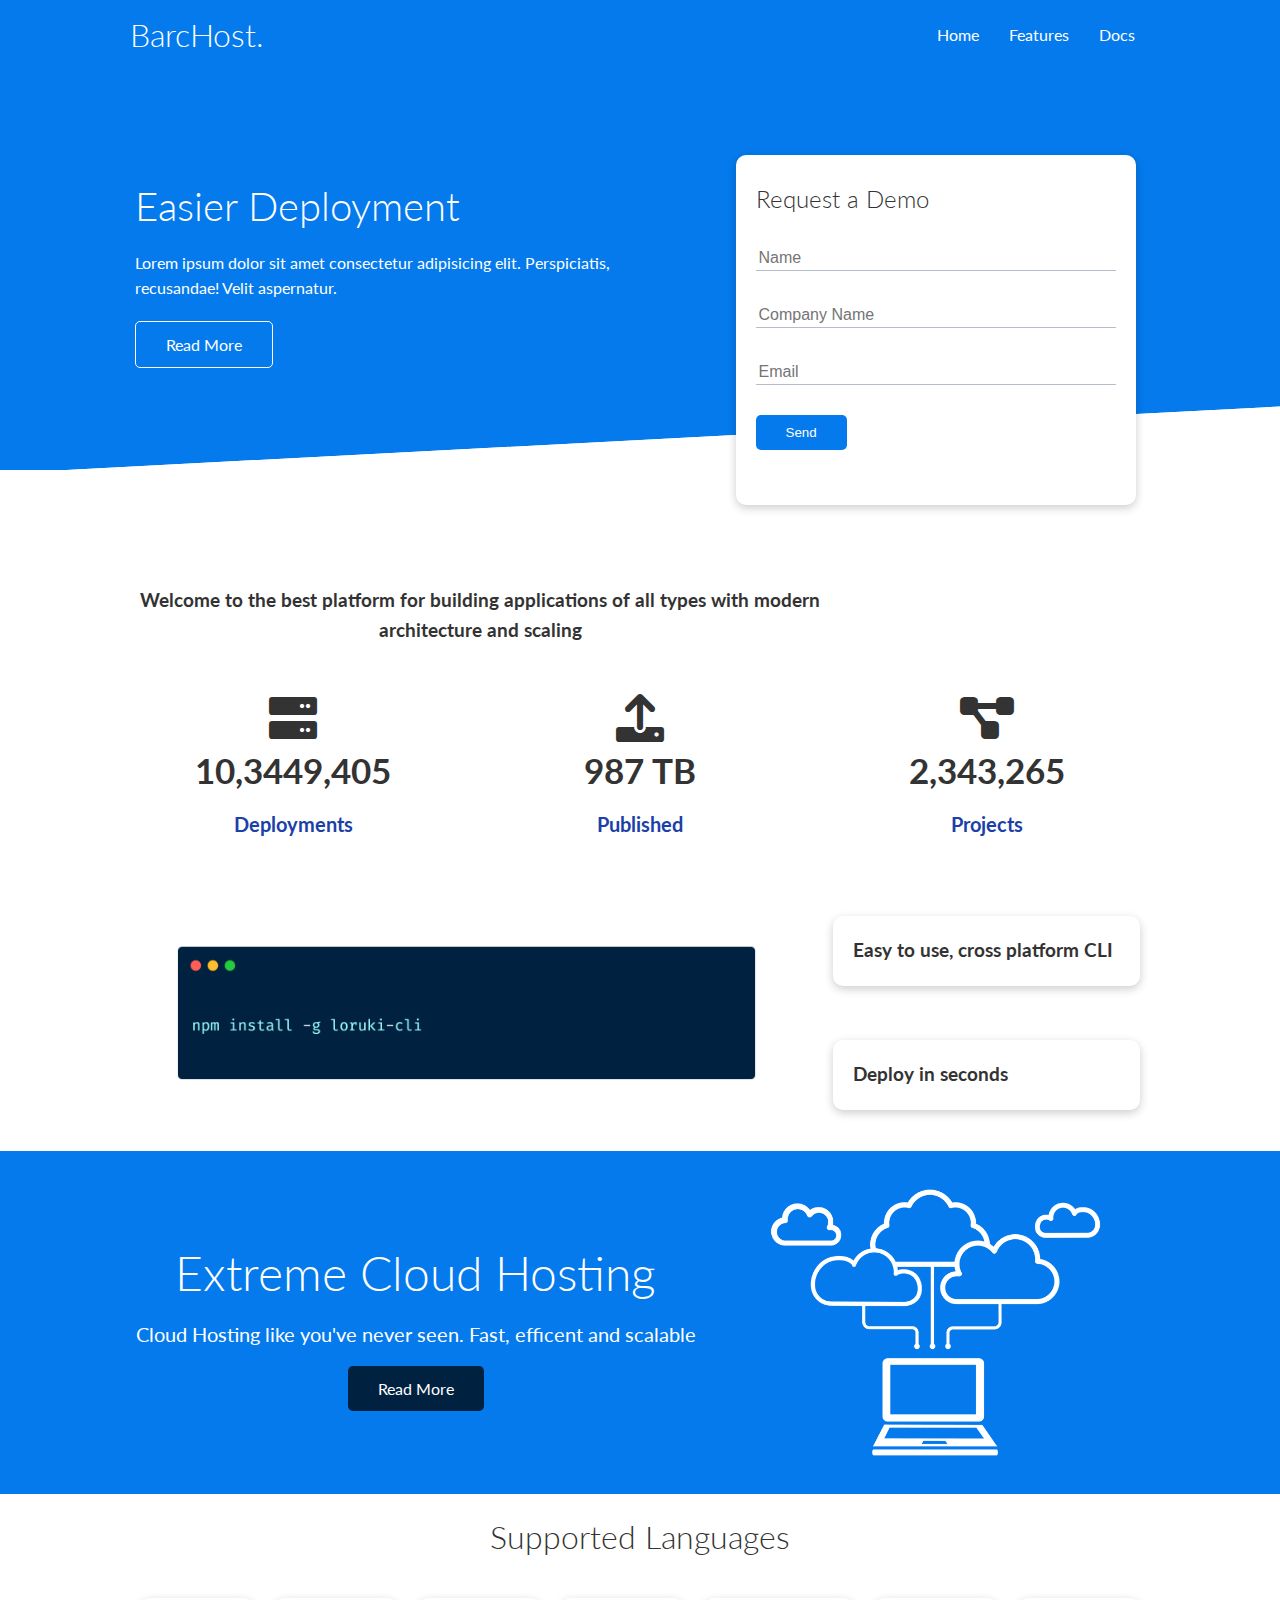
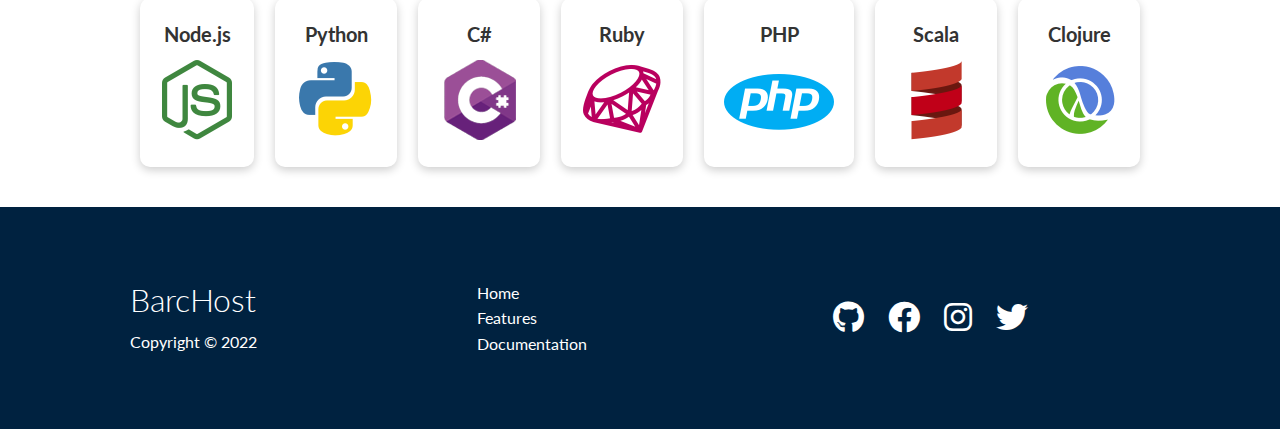
<file: index.html>
<!DOCTYPE html>
<html lang="en">
<head>
    <meta charset="UTF-8">
    <meta http-equiv="X-UA-Compatible" content="IE=edge">
    <meta name="viewport" content="width=device-width, initial-scale=1.0">
    <link rel="stylesheet" href="https://cdnjs.cloudflare.com/ajax/libs/font-awesome/6.0.0/css/all.min.css" integrity="sha512-9usAa10IRO0HhonpyAIVpjrylPvoDwiPUiKdWk5t3PyolY1cOd4DSE0Ga+ri4AuTroPR5aQvXU9xC6qOPnzFeg==" crossorigin="anonymous" referrerpolicy="no-referrer" />
    <link rel="stylesheet" href="css/style.css">
    <link rel="stylesheet" href="css/utilities.css">
    <title>BarcHost|Cloud Hosting For Everyone!</title>
</head>
<body>
    <!--Navbar-->
    <div class="navbar">
        <div class="container flex">
            <h1 class="logo">BarcHost.</h1>
            <nav>
                <ul>
                    <li><a href="index.html">Home</a></li>
                    <li><a href="features.html">Features</a></li>
                    <li><a href="docs.html">Docs</a></li>
                </ul>
            </nav>
        </div>
    </div>


    <!-- Showcase-->

    <section class="showcase">
    <div class="container grid">
        <div class="showcase-text">
            <h1>Easier Deployment</h1>
            <p>Lorem ipsum dolor sit amet consectetur adipisicing elit. Perspiciatis, recusandae! Velit aspernatur.</p>
            <a href="features.html" class="btn btn-outline">Read More</a>
        </div>
        <div class="showcase-form card">
            <h2>Request a Demo</h2>
            <form>
                <div class="form-control">
                    <input type="text" name="name" placeholder="Name" required>
                </div>
                <div class="form-control">
                    <input type="text" name="company" placeholder="Company Name" required>
                <div class="form-control">
                    <input type="text" name="email" placeholder="Email" required>
                </div>
                </div>
                <input type="submit" value="Send" class="btn btn-primary">
            </form>
        </div>



    </div>
    </section>
  <!--Stats-->
  <section class="stats">
      <div class="container">
          <h3 class="stats-heading text-center my-1">
            Welcome to the best platform for building applications of all types with modern architecture and scaling 
          </h3>    
          
          <div class="grid grid-3 text-center my-4">
              <div>
                  <i class="fas fa-server fa-3x"></i>
                  <h3>10,3449,405</h3>
                  <p class="text-secondary">Deployments</p>
              </div>
              <div>
                <i class="fas fa-upload fa-3x"></i>
                <h3>987 TB</h3>
                <p class="text-secondary">Published</p>
              </div>
              <div>
                <i class="fas fa-project-diagram fa-3x"></i>
                <h3>2,343,265</h3>
                <p class="text-secondary">Projects</p>
              </div>
          </div>
      </div>
  </section>
  
<!--Cli-->
<section class="cli">
    <div class="container grid">
        <img src="images/cli.png" alt="">
        <div class="card">
            <h3>Easy to use, cross platform CLI</h3>
        </div>
        <div class="card">
            <h3>Deploy in seconds</h3>
        </div>
    </div>
</section>

<!-- Cloud-->
<section class="cloud bg-primary my-2 py-2">
    <div class="container grid">
        <div class="text-center">
            <h2 class="lg">Extreme Cloud Hosting</h2>
            <p class="lead my-1">Cloud Hosting like you've never seen. Fast, efficent and scalable</p>
            <a href="features.html" class="btn btn-dark">Read More</a>
        </div>
        <img src="images/cloud.png" alt="">
    </div>

</section>

    <!-- Languages -->
    <section class="languages">
        <h2 class="md text-center my-2">
            Supported Languages
        </h2>
        <div class="container flex">
            <div class="card">
                <h4>Node.js</h4>
                <img src="images/logos/node.png" alt="">
            </div>
            <div class="card">
                <h4>Python</h4>
                <img src="images/logos/python.png" alt="">
              </div>
              <div class="card">
                <h4>C#</h4>
                <img src="images/logos/csharp.png" alt="">
              </div>
              <div class="card">
                <h4>Ruby</h4>
                <img src="images/logos/ruby.png" alt="">
              </div>
              <div class="card">
                <h4>PHP</h4>
                <img src="images/logos/php.png" alt="">
              </div>
              <div class="card">
                <h4>Scala</h4>
                <img src="images/logos/scala.png" alt="">
              </div>
              <div class="card">
                <h4>Clojure</h4>
                <img src="images/logos/clojure.png" alt="">
              </div>
              
        </div>
    </section>

    <!-- Footer-->
    
    <footer class="footer bg-dark py-5">
    <div class="container grid grid-3">
        <div>
            <h1>BarcHost

            </h1>
            <p>Copyright &copy; 2022</p>
        </div>
        <nav><ul>
            <li><a href="index.html">Home </a></li>
            <li><a href="features.html">Features </a></li>
            <li><a href="docs.html">Documentation </a></li>
        </ul>
    </nav>
    <div class="social">
                <a href="#"><i class="fab fa-github fa-2x"></i></a>
                <a href="#"><i class="fab fa-facebook fa-2x"></i></a>
                <a href="#"><i class="fab fa-instagram fa-2x"></i></a>
                <a href="#"><i class="fab fa-twitter fa-2x"></i></a>
    </div>
    </div>
</footer>
</body>
</html>
</file>
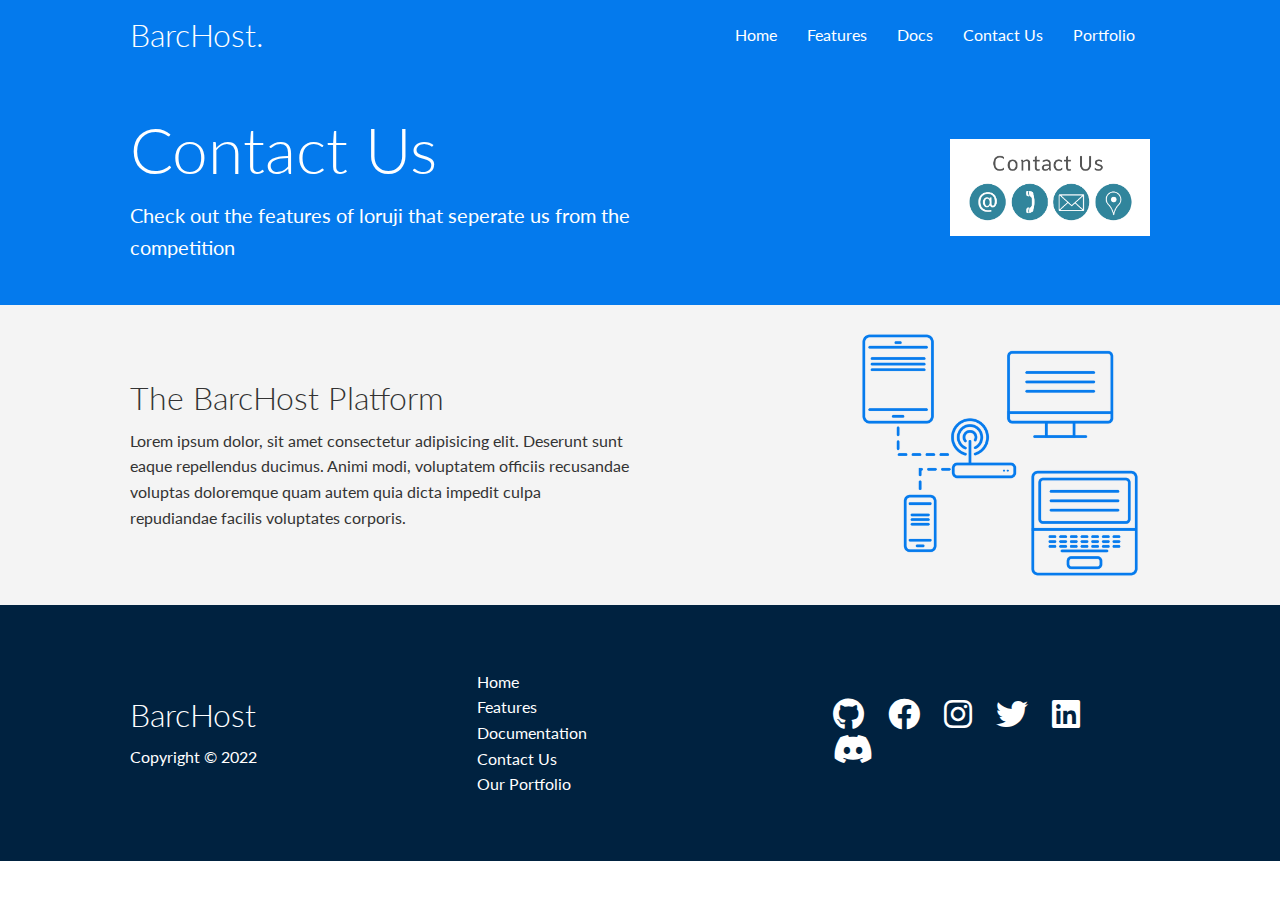
<file: contact.html>
<!DOCTYPE html>
<html lang="en">
<head>
    <meta charset="UTF-8">
    <meta http-equiv="X-UA-Compatible" content="IE=edge">
    <meta name="viewport" content="width=device-width, initial-scale=1.0">
    <link rel="stylesheet" href="https://cdnjs.cloudflare.com/ajax/libs/font-awesome/6.0.0/css/all.min.css" integrity="sha512-9usAa10IRO0HhonpyAIVpjrylPvoDwiPUiKdWk5t3PyolY1cOd4DSE0Ga+ri4AuTroPR5aQvXU9xC6qOPnzFeg==" crossorigin="anonymous" referrerpolicy="no-referrer" />
    <link rel="stylesheet" href="css/style.css">
    <link rel="stylesheet" href="css/utilities.css">
    <title>BarcHost|Cloud Hosting For Everyone!</title>
</head>
<body>
    <!--Navbar-->
    <div class="navbar">
        <div class="container flex">
            <h1 class="logo">BarcHost.</h1>
            <nav>
                <ul>
                    <li><a href="index.html">Home</a></li>
                    <li><a href="features.html">Features</a></li>
                    <li><a href="docs.html">Docs</a></li>
                    <li><a href="Contact.html">Contact Us</a></li>
                    <li><a href="portfolio.html">Portfolio</a></li>
                </ul>
            </nav>
        </div>
    </div>

    <!--Main-->
    <section class="features-head bg-primary py-3">
        <div class="container grid">
            <div>
                <h1 class="xl">Contact Us</h1>
                <p class="lead">
                    Check out the features of loruji that seperate us from the competition
                </p>
            </div>
            <img src="images/contact.png" alt="">
        </div>
    </section>

    <section class="features-sub-head bg-light py3">
        <div class="container grid">
            <div>
                <h1 class="md">The BarcHost Platform</h1>
                <p>
                Lorem ipsum dolor, sit amet consectetur adipisicing elit. Deserunt sunt eaque repellendus ducimus. Animi modi, voluptatem officiis recusandae voluptas doloremque quam autem quia dicta impedit culpa repudiandae facilis voluptates corporis.  
                </p>
            </div>
            <img src="images/server2.png" alt="">
        </div>
    </section>

    <!-- Footer-->
    
    <footer class="footer bg-dark py-5">
        <div class="container grid grid-3">
            <div>
                <h1>BarcHost
    
                </h1>
                <p>Copyright &copy; 2022</p>
            </div>
            <nav><ul>
                <li><a href="index.html">Home </a></li>
                <li><a href="features.html">Features </a></li>
                <li><a href="docs.html">Documentation </a></li>
                <li><a href="contact.html">Contact Us </a></li>
                <li><a href="portfolio.html">Our Portfolio </a></li>
            </ul>
        </nav>
        <div class="social">
                    <a href="#"><i class="fab fa-github fa-2x"></i></a>
                    <a href="#"><i class="fab fa-facebook fa-2x"></i></a>
                    <a href="#"><i class="fab fa-instagram fa-2x"></i></a>
                    <a href="#"><i class="fab fa-twitter fa-2x"></i></a>
                    <a href="#"><i class="fab fa-linkedin fa-2x"></i></a>
                    <a href="#"><i class="fab fa-discord fa-2x"></i></a>
    
        </div>
        </div>
    </footer>
    </body>
    </html>
</file>
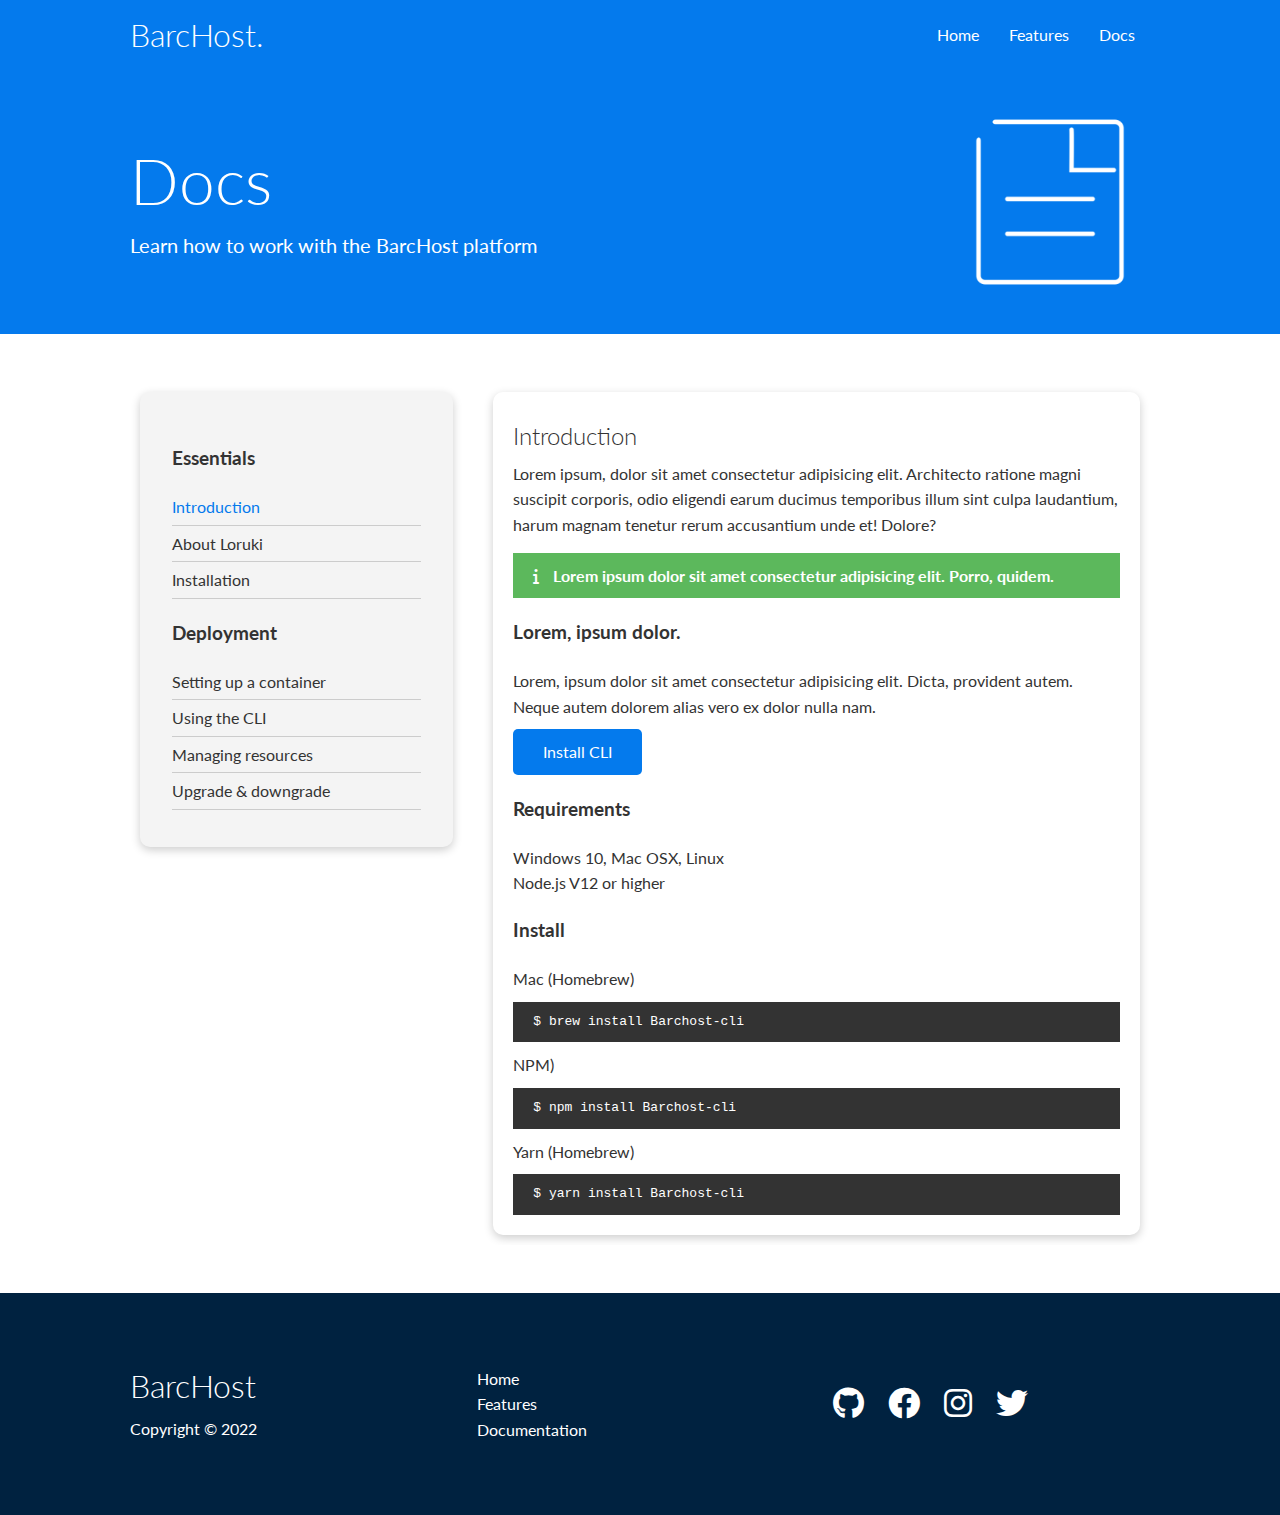
<file: docs.html>
<!DOCTYPE html>
<html lang="en">
<head>
    <meta charset="UTF-8">
    <meta http-equiv="X-UA-Compatible" content="IE=edge">
    <meta name="viewport" content="width=device-width, initial-scale=1.0">
    <link rel="stylesheet" href="https://cdnjs.cloudflare.com/ajax/libs/font-awesome/6.0.0/css/all.min.css" integrity="sha512-9usAa10IRO0HhonpyAIVpjrylPvoDwiPUiKdWk5t3PyolY1cOd4DSE0Ga+ri4AuTroPR5aQvXU9xC6qOPnzFeg==" crossorigin="anonymous" referrerpolicy="no-referrer" />
    <link rel="stylesheet" href="css/style.css">
    <link rel="stylesheet" href="css/utilities.css">
    <title>BarcHost|Cloud Hosting For Everyone!</title>
</head>
<body>
    <!--Navbar-->
    <div class="navbar">
        <div class="container flex">
            <h1 class="logo">BarcHost.</h1>
            <nav>
                <ul>
                    <li><a href="index.html">Home</a></li>
                    <li><a href="features.html">Features</a></li>
                    <li><a href="docs.html">Docs</a></li>
                </ul>
            </nav>
        </div>
    </div>

    <!--Head-->
    <section class="docs-head bg-primary py-3">
        <div class="container grid">
            <div>
                <h1 class="xl">Docs</h1>
                <p class="lead">
                    Learn how to work with the BarcHost platform 
                </p>
            </div>
            <img src="images/docs.png" alt="">
        </div>
    </section>

 
    <!-- Docs main -->
    <section class="docs-main my-4">
        <div class="container grid">
            <div class="card bg-light p-3">
                <h3 class="my-2">Essentials</h3>
                <nav>
                    <ul>
                        <li><a class="text-primary" href="#">Introduction</a></li>
                        <li><a href="#">About Loruki</a></li>
                        <li><a href="#">Installation</a></li>
                    </ul>
                </nav>

                <h3 class="my-2">Deployment</h3>
                <nav>
                    <ul>
                        <li><a href="#">Setting up a container</a></li>
							<li><a href="#">Using the CLI</a></li>
							<li><a href="#">Managing resources</a></li>
							<li><a href="#">Upgrade & downgrade</a></li>
                    </ul>
                </nav>

        </div>
        <div class="card">
            <h2>Introduction</h2>
            <p>Lorem ipsum, dolor sit amet consectetur adipisicing elit. Architecto ratione magni suscipit corporis, odio eligendi earum ducimus temporibus illum sint culpa laudantium, harum magnam tenetur rerum accusantium unde et! Dolore?</p>

            <div class="alert alert-success">
                <i class="fas fa-info"></i> Lorem ipsum dolor sit amet consectetur adipisicing elit. Porro, quidem.
            </div>

            <h3>Lorem, ipsum dolor.</h3>
            <p>Lorem, ipsum dolor sit amet consectetur adipisicing elit. Dicta, provident autem. Neque autem dolorem alias vero ex dolor nulla nam.</p>
            <a href="#" class="btn btn-primary">Install CLI</a>

            <h3>Requirements</h3>
            <ul>
                <li>Windows 10, Mac OSX, Linux</li>
                <li>Node.js V12 or higher</li>
            </ul>

            <h3>Install</h3>
            <p>Mac (Homebrew)</p>
            <pre><code>$ brew install Barchost-cli</code></pre>
            <p>NPM)</p>
            <pre><code>$ npm install Barchost-cli</code></pre>
            <p>Yarn (Homebrew)</p>
            <pre><code>$ yarn install Barchost-cli</code></pre>
            
        </div>
    </div>
    </section>


    <!-- Footer-->
    
    <footer class="footer bg-dark py-5">
    <div class="container grid grid-3">
        <div>
            <h1>BarcHost

            </h1>
            <p>Copyright &copy; 2022</p>
        </div>
        <nav><ul>
            <li><a href="index.html">Home </a></li>
            <li><a href="features.html">Features </a></li>
            <li><a href="docs.html">Documentation </a></li>
        </ul>
    </nav>
    <div class="social">
                <a href="#"><i class="fab fa-github fa-2x"></i></a>
                <a href="#"><i class="fab fa-facebook fa-2x"></i></a>
                <a href="#"><i class="fab fa-instagram fa-2x"></i></a>
                <a href="#"><i class="fab fa-twitter fa-2x"></i></a>
    </div>
    </div>
</footer>
</body>
</html>
</file>
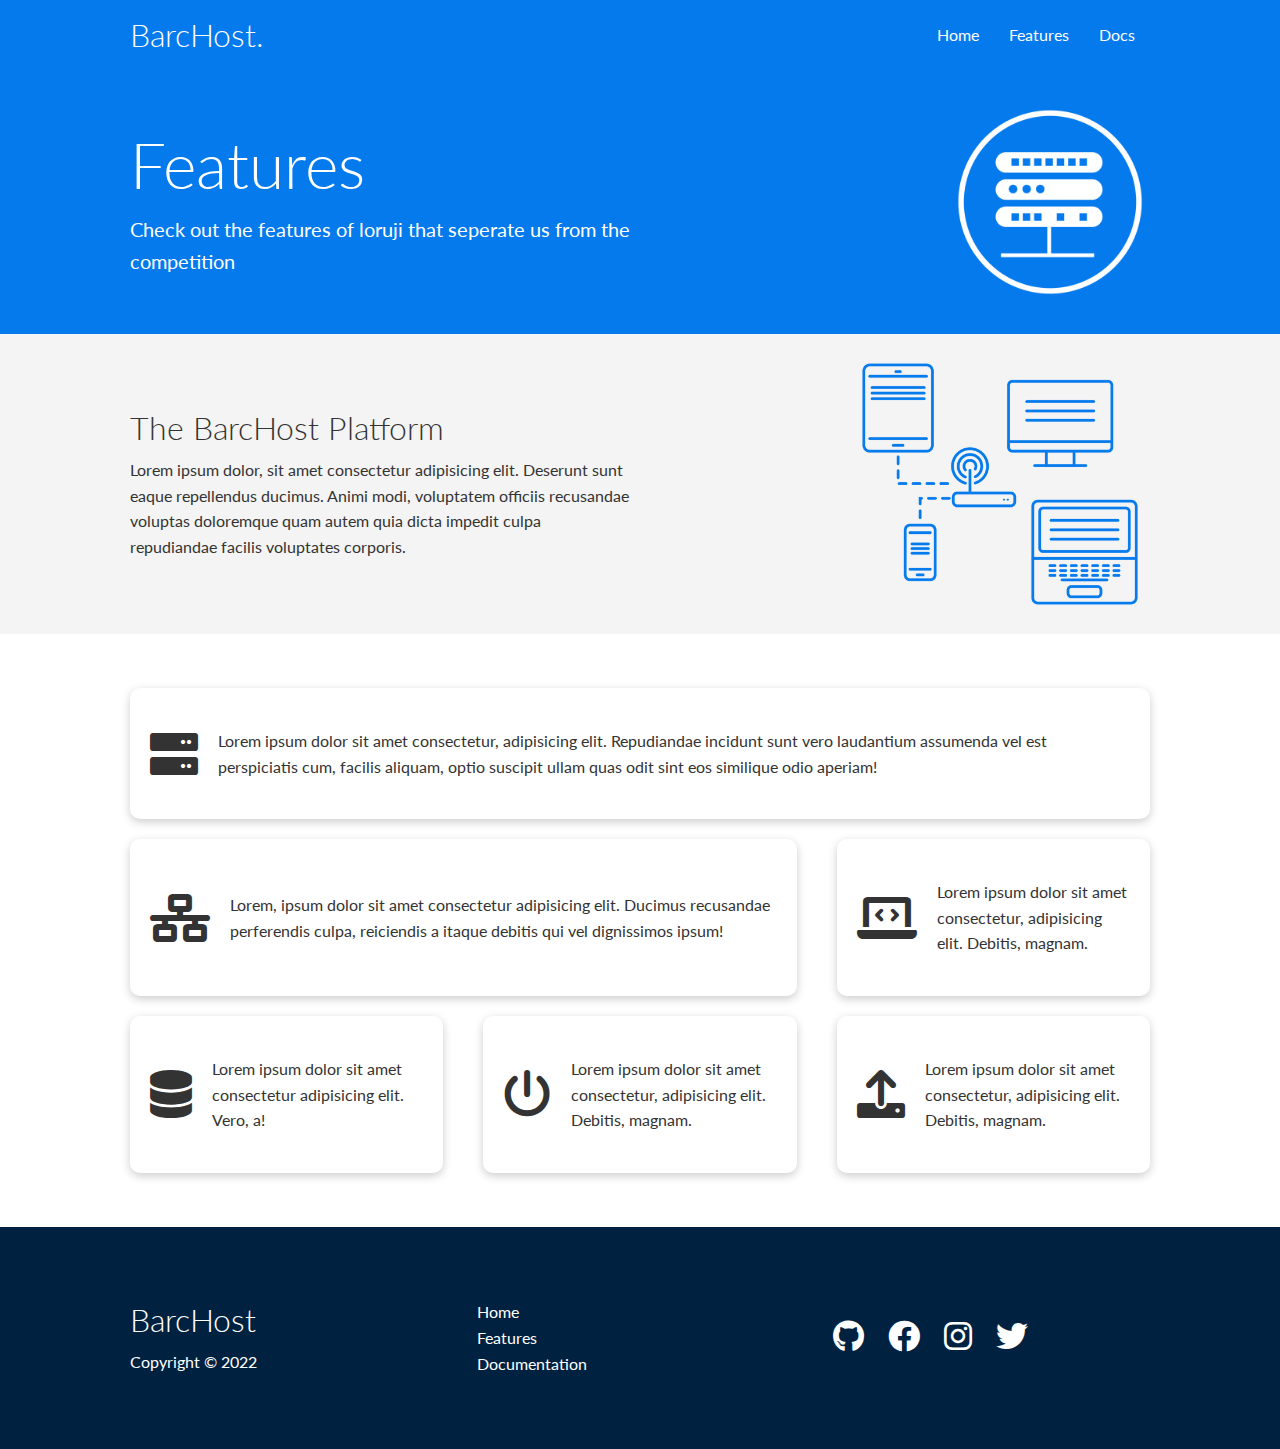
<file: features.html>
<!DOCTYPE html>
<html lang="en">
<head>
    <meta charset="UTF-8">
    <meta http-equiv="X-UA-Compatible" content="IE=edge">
    <meta name="viewport" content="width=device-width, initial-scale=1.0">
    <link rel="stylesheet" href="https://cdnjs.cloudflare.com/ajax/libs/font-awesome/6.0.0/css/all.min.css" integrity="sha512-9usAa10IRO0HhonpyAIVpjrylPvoDwiPUiKdWk5t3PyolY1cOd4DSE0Ga+ri4AuTroPR5aQvXU9xC6qOPnzFeg==" crossorigin="anonymous" referrerpolicy="no-referrer" />
    <link rel="stylesheet" href="css/style.css">
    <link rel="stylesheet" href="css/utilities.css">
    <title>BarcHost|Cloud Hosting For Everyone!</title>
</head>
<body>
    <!--Navbar-->
    <div class="navbar">
        <div class="container flex">
            <h1 class="logo">BarcHost.</h1>
            <nav>
                <ul>
                    <li><a href="index.html">Home</a></li>
                    <li><a href="features.html">Features</a></li>
                    <li><a href="docs.html">Docs</a></li>
                </ul>
            </nav>
        </div>
    </div>

    <!--Head-->
    <section class="features-head bg-primary py-3">
        <div class="container grid">
            <div>
                <h1 class="xl">Features</h1>
                <p class="lead">
                    Check out the features of loruji that seperate us from the competition
                </p>
            </div>
            <img src="images/server.png" alt="">
        </div>
    </section>

    <!--Subhead-->
    <section class="features-sub-head bg-light py3">
        <div class="container grid">
            <div>
                <h1 class="md">The BarcHost Platform</h1>
                <p>
                Lorem ipsum dolor, sit amet consectetur adipisicing elit. Deserunt sunt eaque repellendus ducimus. Animi modi, voluptatem officiis recusandae voluptas doloremque quam autem quia dicta impedit culpa repudiandae facilis voluptates corporis.  
                </p>
            </div>
            <img src="images/server2.png" alt="">
        </div>
    </section>

    <section class="features-main my-2">
        <div class="container grid grid-3">
            <div class="card flex">
                <i class="fas fa-server fa-3x"></i>
                    <p>Lorem ipsum dolor sit amet consectetur, adipisicing elit. Repudiandae incidunt sunt vero laudantium assumenda vel est perspiciatis cum, facilis aliquam, optio suscipit ullam quas odit sint eos similique odio aperiam!</p>
                
            </div>
            <div class="card flex">
                <i class="fas fa-network-wired fa-3x"></i>
                <p>
                    Lorem, ipsum dolor sit amet consectetur adipisicing elit. Ducimus
                    recusandae perferendis culpa, reiciendis a itaque debitis qui vel
                    dignissimos ipsum!
                </p>
            </div>
            <div class="card flex">
                <i class="fas fa-laptop-code fa-3x"></i>
                <p>
                    Lorem ipsum dolor sit amet consectetur, adipisicing elit. Debitis,
                    magnam.
                </p>
            </div>
            <div class="card flex">
                <i class="fas fa-database fa-3x"></i>
                <p>
                    Lorem ipsum dolor sit amet consectetur adipisicing elit. Vero, a!
                </p>
            </div>
            <div class="card flex">
                <i class="fas fa-power-off fa-3x"></i>
                <p>
                    Lorem ipsum dolor sit amet consectetur, adipisicing elit. Debitis,
                    magnam.
                </p>
            </div>
            <div class="card flex">
                <i class="fas fa-upload fa-3x"></i>
                <p>
                    Lorem ipsum dolor sit amet consectetur, adipisicing elit. Debitis,
                    magnam.
                </p>
    </section>

    <!-- Footer-->
    
    <footer class="footer bg-dark py-5">
    <div class="container grid grid-3">
        <div>
            <h1>BarcHost

            </h1>
            <p>Copyright &copy; 2022</p>
        </div>
        <nav><ul>
            <li><a href="index.html">Home </a></li>
            <li><a href="features.html">Features </a></li>
            <li><a href="docs.html">Documentation </a></li>
        </ul>
    </nav>
    <div class="social">
                <a href="#"><i class="fab fa-github fa-2x"></i></a>
                <a href="#"><i class="fab fa-facebook fa-2x"></i></a>
                <a href="#"><i class="fab fa-instagram fa-2x"></i></a>
                <a href="#"><i class="fab fa-twitter fa-2x"></i></a>
    </div>
    </div>
</footer>
</body>
</html>
</file>
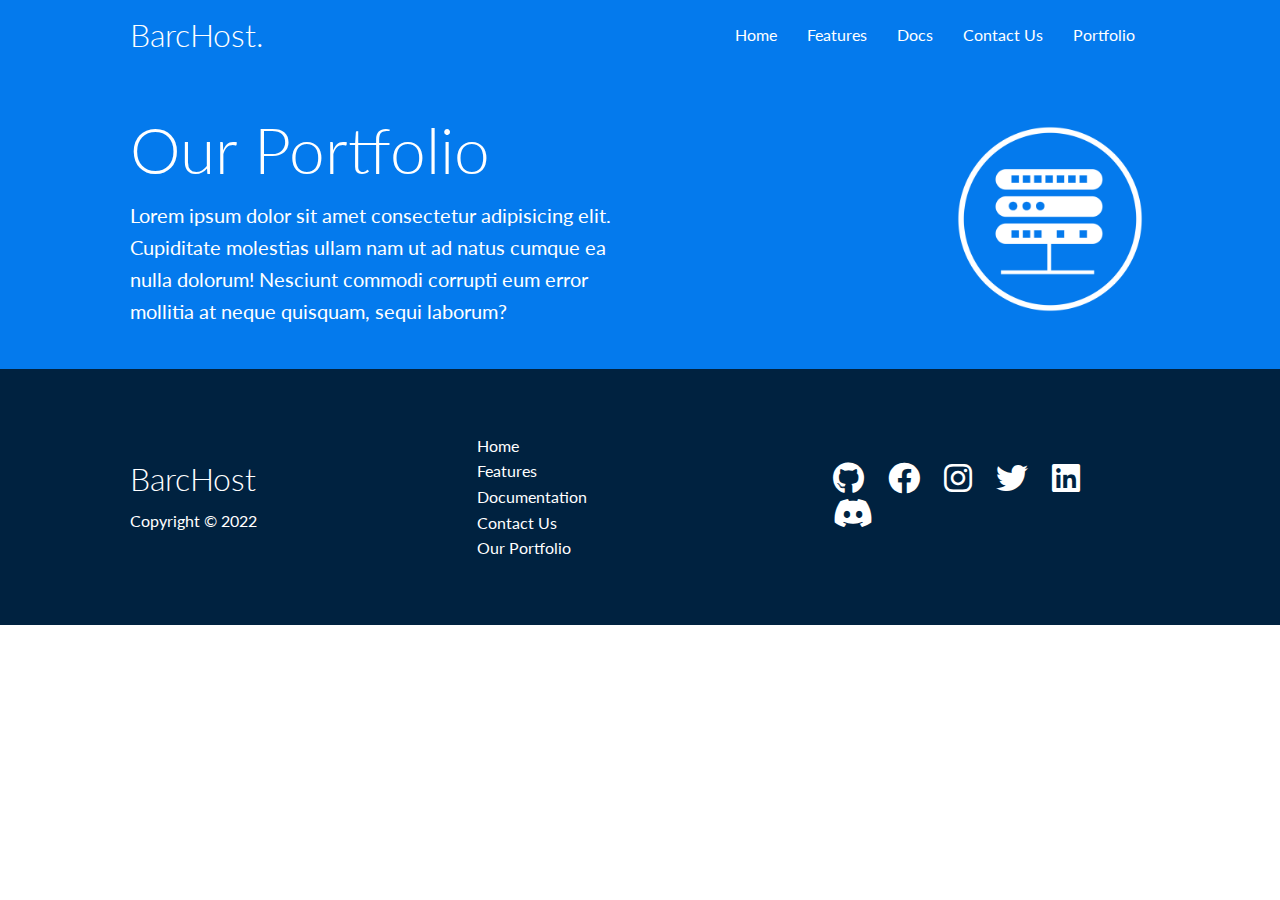
<file: portfolio.html>
<!DOCTYPE html>
<html lang="en">
<head>
    <meta charset="UTF-8">
    <meta http-equiv="X-UA-Compatible" content="IE=edge">
    <meta name="viewport" content="width=device-width, initial-scale=1.0">
    <link rel="stylesheet" href="https://cdnjs.cloudflare.com/ajax/libs/font-awesome/6.0.0/css/all.min.css" integrity="sha512-9usAa10IRO0HhonpyAIVpjrylPvoDwiPUiKdWk5t3PyolY1cOd4DSE0Ga+ri4AuTroPR5aQvXU9xC6qOPnzFeg==" crossorigin="anonymous" referrerpolicy="no-referrer" />
    <link rel="stylesheet" href="css/style.css">
    <link rel="stylesheet" href="css/utilities.css">
    <title>BarcHost|Cloud Hosting For Everyone!</title>
</head>
<body>
    <!--Navbar-->
    <div class="navbar">
        <div class="container flex">
            <h1 class="logo">BarcHost.</h1>
            <nav>
                <ul>
                    <li><a href="index.html">Home</a></li>
                    <li><a href="features.html">Features</a></li>
                    <li><a href="docs.html">Docs</a></li>
                    <li><a href="Contact.html">Contact Us</a></li>
                    <li><a href="portfolio.html">Portfolio</a></li>
                </ul>
            </nav>
        </div>
    </div>

    <!--Head-->
    <section class="features-head bg-primary py-3">
        <div class="container grid">
            <div>
                <h1 class="xl">Our Portfolio</h1>
                <p class="lead">
                    Lorem ipsum dolor sit amet consectetur adipisicing elit. Cupiditate molestias ullam nam ut ad natus cumque ea nulla dolorum! Nesciunt commodi corrupti eum error mollitia at neque quisquam, sequi laborum?
                </p>
            </div>
            <img src="images/server.png" alt="">
        </div>
    </section>





    <!-- Footer-->
    
    <footer class="footer bg-dark py-5">
        <div class="container grid grid-3">
            <div>
                <h1>BarcHost
    
                </h1>
                <p>Copyright &copy; 2022</p>
            </div>
            <nav><ul>
                <li><a href="index.html">Home </a></li>
                <li><a href="features.html">Features </a></li>
                <li><a href="docs.html">Documentation </a></li>
                <li><a href="contact.html">Contact Us </a></li>
                <li><a href="portfolio.html">Our Portfolio </a></li>
            </ul>
        </nav>
        <div class="social">
                    <a href="#"><i class="fab fa-github fa-2x"></i></a>
                    <a href="#"><i class="fab fa-facebook fa-2x"></i></a>
                    <a href="#"><i class="fab fa-instagram fa-2x"></i></a>
                    <a href="#"><i class="fab fa-twitter fa-2x"></i></a>
                    <a href="#"><i class="fab fa-linkedin fa-2x"></i></a>
                    <a href="#"><i class="fab fa-discord fa-2x"></i></a>
    
        </div>
        </div>
    </footer>
    </body>
    </html>
</file>
<file: css/style.css>
@import url('https://fonts.googleapis.com/css2?family=Lato:wght@300&display=swap');

:root{
    --primary-color: #047aed;
    --secondary-color: #1c3fa8;
    --dark-color: #002240;
    --light-color: #f4f4f4;
    --success-color: #5cb85c;
    --error-color: #d9534f;
    }

*{
    box-sizing: border-box;
    padding: 0;
    margin: 0;
}

body{
    font-family: 'lato', sans-serif;
    color: #333;
    line-height: 1.6;
}

ul{
    list-style-type: none;

}

a{
    text-decoration: none;
    color: #333;
}

h1,
h2 {
    font-weight: 300;
    line-height: 1.2;
    margin: 10px 0;
}

p{
    margin: 10px 0;
}

img{
    width: 100%;
}

code, pre {
    background: #333;
    color: #fff;
    padding: 10px;
}
/* Navbar */
.navbar {
    background-color: var(--primary-color);
    color: #fff;
    height: 70px;
}

.navbar ul {
    display: flex;
}

.navbar a {
    color: white;
    padding: 10px;
    margin: 0 5px;

}

.navbar a:hover {
    border-bottom: 2px #fff solid;
}

.navbar .flex {
    justify-content: space-between;
}

/* Showcase */
.showcase {
    height:400px;
    background-color: var(--primary-color);
    color: #fff;
    position: relative;
    
}

.showcase h1 {
    font-size: 40px;
}

.showcase p {
    margin: 20px 0;
}

.showcase .grid {
    overflow: visible;
    grid-template-columns: 55% auto;
    gap: 30px;
}

.showcase-text{
    animation: slideInFromLeft 1s ease-in;
}

.showcase-form {
    position: relative;
    top: 60px;
    height: 350px;
    width: 400px;
    padding: 40px;
    z-index: 100;
    justify-self: flex-end;
    animation: slideInFromRight 1s ease-in;
}

.showcase-form .form-control {
   margin: 30px 0 ;
}

.showcase-form input[type='text'],
.showcase-form input[type='email'] {
    border: 0;
    border-bottom: 1px solid #b4becb;
    width: 100%;
    padding: 3px;
    font-size: 16px;
}

.showcase-form input:focus {
    outline: none;
}

.showcase::before,
.showcase::after {
    content: '';
    position: absolute;
    height: 100px;
    bottom: -70px;
    right: 0;
    left: 0;
    background: #fff;
    transform: skewY(-3deg);
    -webkit-transform: skewY(-3deg);
    -moz-transform: skewY(-3deg);
    -ms-transform: skewY(-3deg);
    
}

/* Stats */

.stats {
  padding-top: 100px;  
  animation: slideInFromBottom 1s ease-in;
}

.stats-heading {
    max-width: 700px;
    margin: auto;
}

.stats .grid h3 {
    font-size: 35px;
}

.stats .grid p {
    font-size: 20px;
    font-weight: bold;
}

/* CLI */

.cli .grid {
    grid-template-columns: repeat(3, 1fr);
    grid-template-rows: repeat(2, 1fr);
}

.cli .grid > *:first-child {
    grid-column: 1 / span 2;
    grid-row: 1 / span 2;
}

/* Cloud */

.cloud .grid {
    grid-template-columns: 4fr 3fr;
}


/* Languages */

.languages .flex{
    flex-wrap: wrap;
}

.languages .card{
    text-align: center;
    margin: 18px 10px 40px;
    transition: transform 0.2s ease-in;
}

.languages .card h4 {
    font-size: 20px;
    margin-bottom: 10px;

}

.languages .card:hover {
    transform: translateY(-15px);
}

/* Features*/
.features-head img,
 .docs-head img {
    width: 200px;
    justify-self: flex-end;
}

.features-sub-head img{
    width: 300px;
    justify-self: flex-end;
}

.features-main .card > i{
    margin-right: 20px;
}

.features-main .grid {
    padding: 30px
}

.features-main .grid > *:first-child {
    grid-column: 1 / span 3;
}

.features-main .grid > *:nth-child(2) {
    grid-column: 1 / span 2;
}

/* Docs */

.docs-main h3 {
    margin: 20px 0;

}

.docs-main .grid{
    grid-template-columns: 1fr 2fr;
    align-items: flex-start;
}

.docs-main nav li {
    font-size: 17;
    padding-bottom: 5px;
    margin-bottom: 5px;
    border-bottom: 1px #ccc solid;
}

.docs-main a:hover {
    font-weight: bold;
}

/* Footer */

.footer .social a {
    margin: 0 10px;
}


/* Animations */

@keyframes slideInFromLeft {
    0% {
        transform: translateX(-100%)
    }

    100% {
        transform: translateX(0);
    }
}

@keyframes slideInFromRight {
    0% {
        transform: translateX(100%)
    }

    100% {
        transform: translateX(0);
    }
}

@keyframes slideInFromTop {
    0% {
        transform: translatey(-100%)
    }

    100% {
        transform: translateX(0);
    }
}

@keyframes slideInFromBottom {
    0% {
        transform: translateY(100%)
    }

    100% {
        transform: translateX(0);
    }
}

/* Tablets and under */
@media (max-width: 768px) {
    .grid,
    .showcase .grid,
    .stats .grid,
    .cli .grid,
    .cloud .grid,
    .features-main .grid,
    .docs-main .grid {
      grid-template-columns: 1fr;
      grid-template-rows: 1fr;
    }
  
    .showcase {
      height: auto;
    }
  
    .showcase-text {
      text-align: center;
      margin-top: 40px;
      animation: slideInFromTop 1s ease-in;
    }
  
    .showcase-form {
      justify-self: center;
      margin: auto;
      animation: slideInFromBottom 1s ease-in;
    }
  
    .cli .grid > *:first-child {
      grid-column: 1;
      grid-row: 1;
    }
  
    .features-head,
    .features-sub-head,
    .docs-head {
      text-align: center;
    }
  
    .features-head img,
    .features-sub-head img,
    .docs-head img {
      justify-self: center;
    }
  
    .features-main .grid > *:first-child,
    .features-main .grid > *:nth-child(2) {
      grid-column: 1;
    }
  }
  
  /* Mobile */
  @media (max-width: 500px) {
    .navbar {
      height: 110px;
    }
  
    .navbar .flex {
      flex-direction: column;
    }
  
    .navbar ul {
      padding: 10px;
      background-color: rgba(0, 0, 0, 0.1);
    }
    
    .showcase-form {
      width: 300px;
    }
  }
</file>
<file: css/utilities.css>
.container {
    max-width: 1100px;
    margin: 0 auto;
    overflow: auto;
    padding: 0 40px;
}

.card{
    background-color: #fff;
    color: #333;
    border-radius: 10px;   
    box-shadow: 0 3px 10px rgba(0,0,0,0.2);
    padding: 20px;
    margin: 10px;
}

.btn {
    display: inline-block;
    padding: 10px 30px;
    cursor: pointer;
    background: var(--primary-color);
    color: #fff;
    border: none;
    border-radius: 5px;
}

.btn-outline {
    background-color: transparent;
    border: 1px #fff solid;
}

.btn:hover {
    transform: scale(0.98);
}


/*Backgrounds & Coloured Buttons */

.bg-primary,
.btn-primary {
    background-color: var(--primary-color);
    color: #fff;
}
.bg-secondary,
.btn-secondary {
    background-color: var(--secondary-color);
    color: #fff;
}

.bg-dark,
.btn-dark {
    background-color: var(--dark-color);
    color: #fff;
}


.bg-light,
.btn-light {
    background-color: var(--light-color);
    color: #333;
}

.bg-primary a,
.btn-primary a,
.bg-dark a,
.btn-dark a, 
.bg-dark a,
.btn-dark a {
    color: #fff;
}

/* Text colors */
.text-primary {
    color: var(--primary-color);
  }
  
  .text-secondary {
    color: var(--secondary-color);
  }
  
  .text-dark {
    color: var(--dark-color);
  }
  
  .text-light {
    color: var(--light-color);
  }

/* Text Sizes */

.lead{
    font-size: 20px;
}

.sm{
    font-size: 1rem;
}

.md{
    font-size: 2rem;
}

.lg{
    font-size: 3rem;
}

.xl{
    font-size: 4rem;
}


.text-center {
    text-align: center;
  }



/* Alert */
.alert{
    background-color: var(--light-color);
    padding: 10px 20px;
    font-weight: bold;
    margin: 15px 0;
}

.alert i {
    margin-right: 10px;
}

.alert-success {
    background-color: var(--success-color);
    color: #fff;
}

.alert-error {
    background-color: var(--error-color);
    color: #fff;
}

.flex {
    display: flex;
    justify-content: space-between;
    align-items: center;
    height: 100%;        
}

.grid{
    display: grid;
    grid-template-columns: repeat(2, 1fr);
    gap: 20px;
    justify-content: center;
    align-items: center;
    height: 100%;
}


.grid-3{
    grid-template-columns: repeat(3, 1fr);  
}

/* Margin */

.my-1 {
    margin: 1rem 0;
}

.my-2 {
    margin: 1.5rem 0;
}

.my-3 {
    margin: 2rem 0;
}

.my-4 {
    margin: 3rem 0;
}

.my-5 {
    margin: 4rem 0;
}

.m-1 {
    margin: 1rem;
}

.m-2 {
    margin: 1.5rem;
}

.m-3 {
    margin: 2rem;
}

.m-4 {
    margin: 3rem;
}

.m-5 {
    margin: 4rem;
}


/* Padding */
.py-1 {
    padding: 1rem 0;
}

.py-2 {
    padding: 1.5rem 0;
}

.py-3 {
    padding: 2rem 0;
}

.py-4 {
    padding: 3rem 0;
}

.py-5 {
    padding: 4rem 0;
}

.p-1 {
    padding: 1rem;
}

.p-2 {
    padding: 1.5rem;
}

.p-3 {
    padding: 2rem;
}

.p-4 {
    padding: 3rem;
}

.p-5 {
    padding: 4rem;
}
</file>
